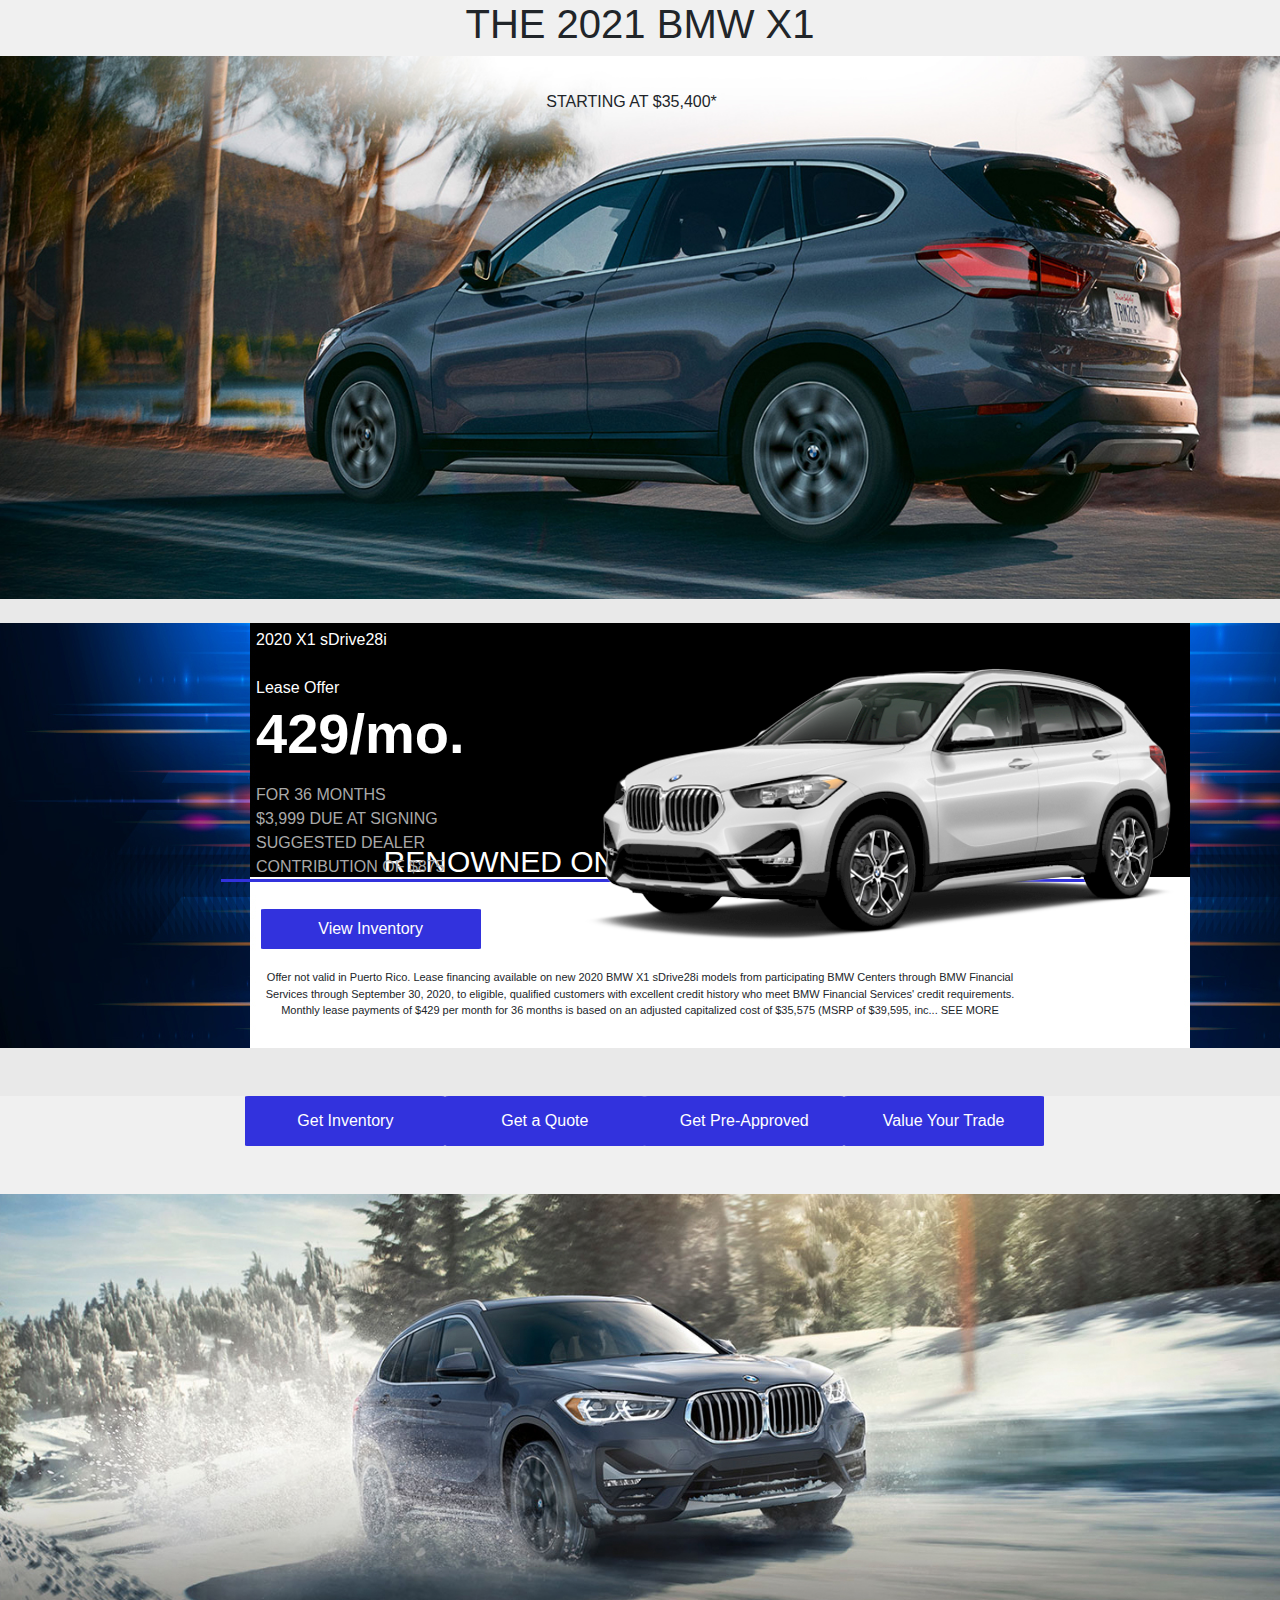
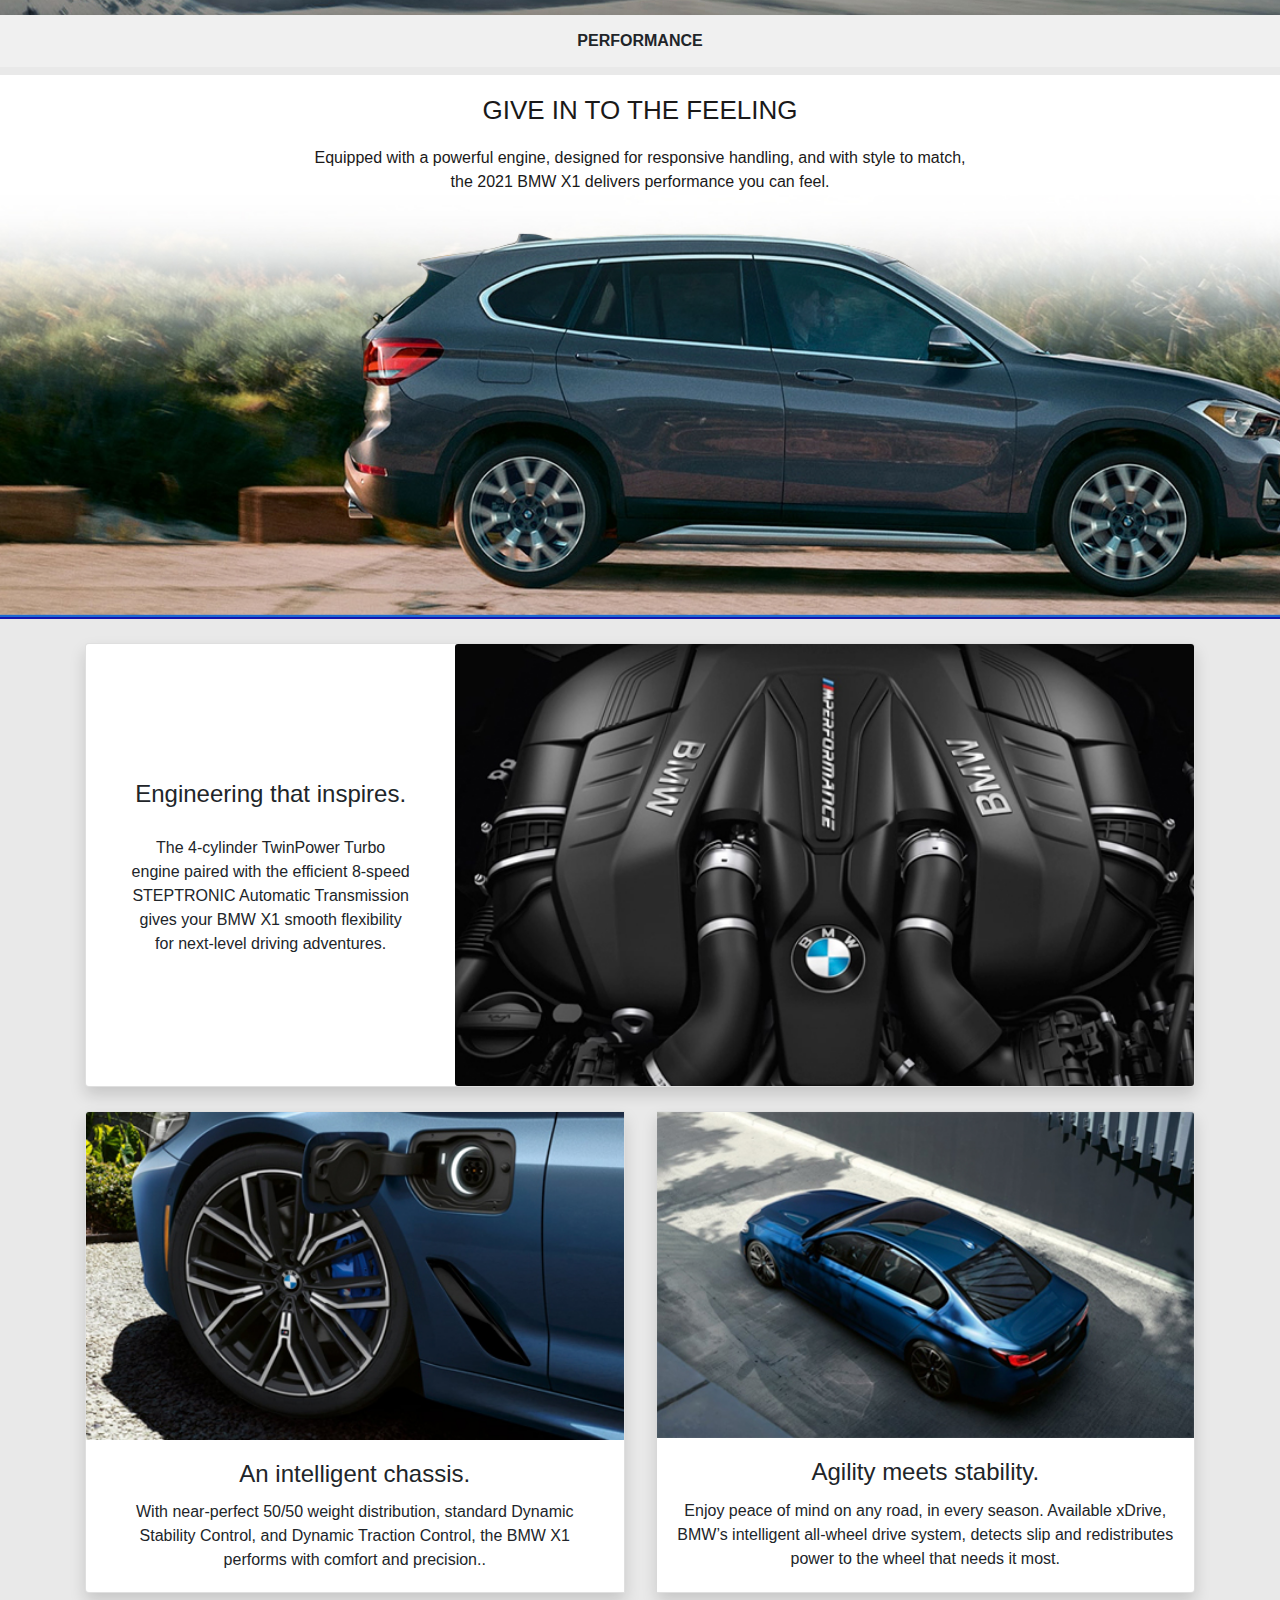
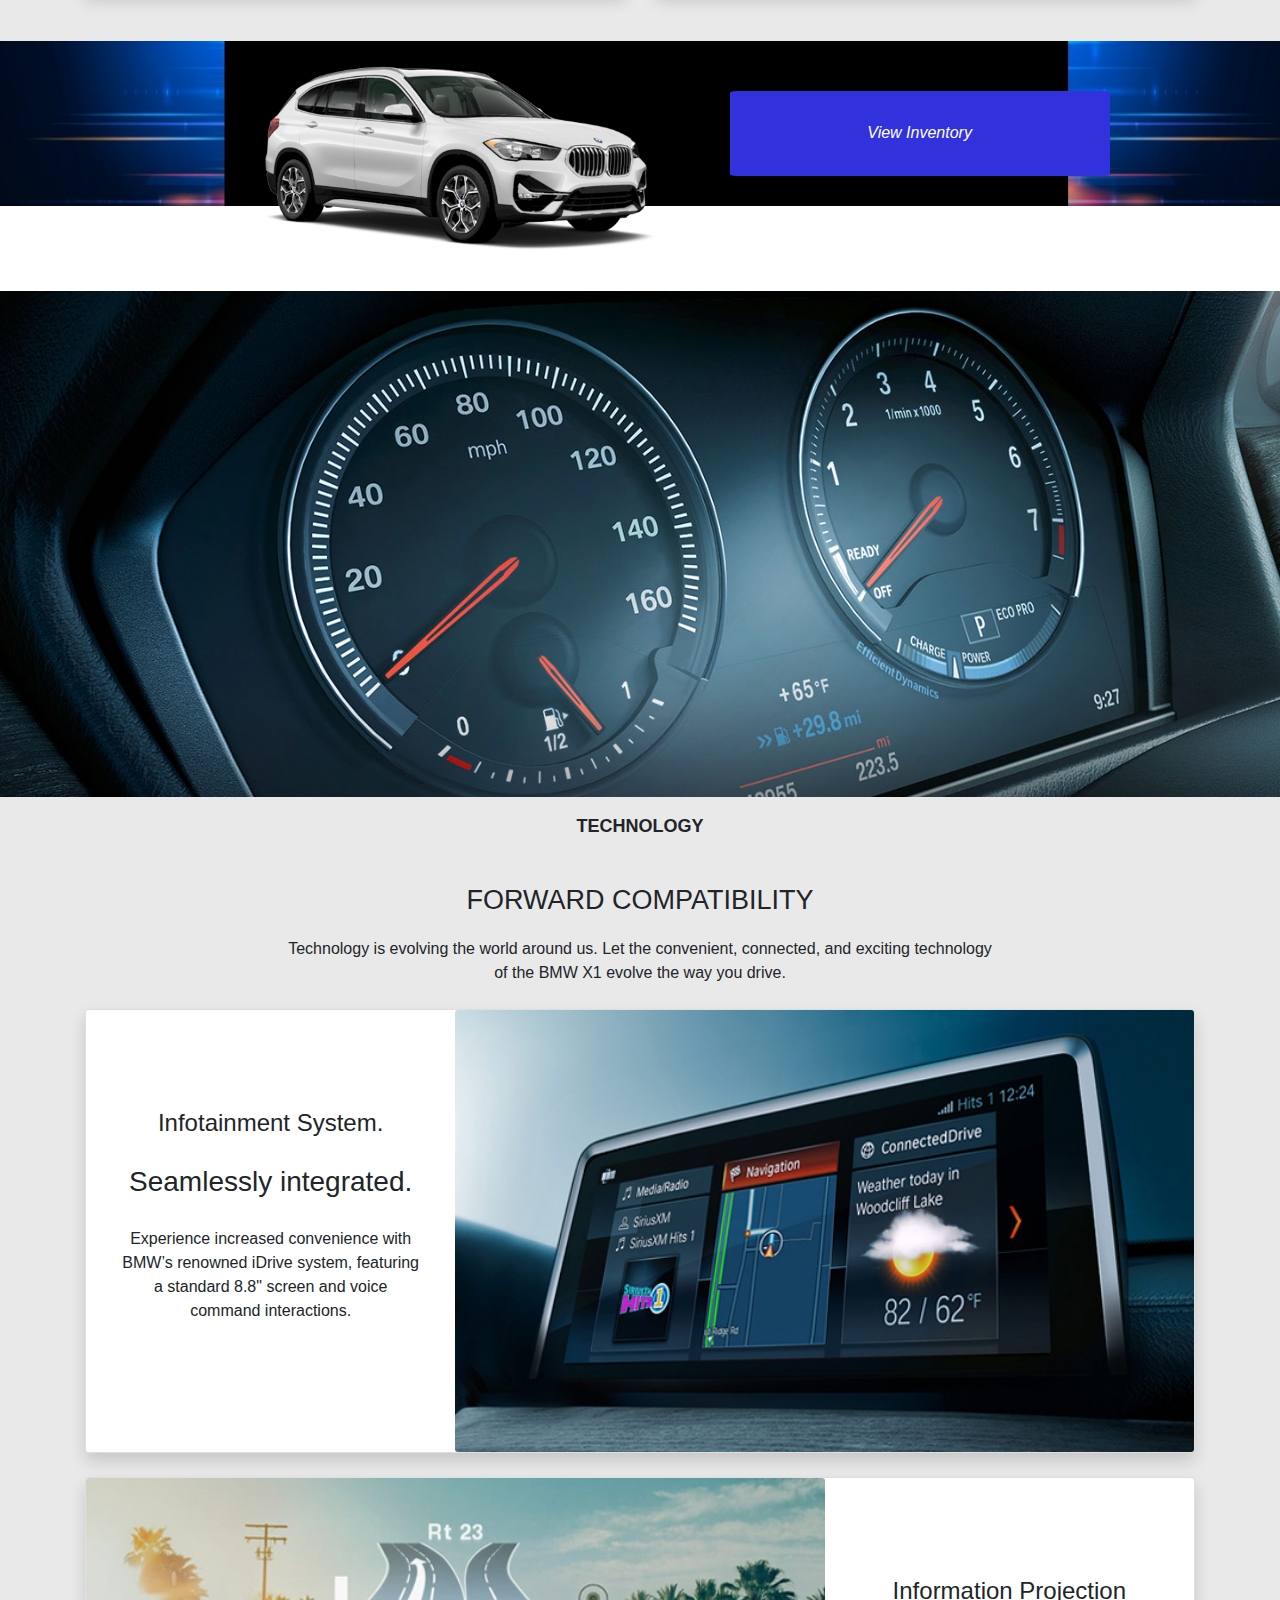
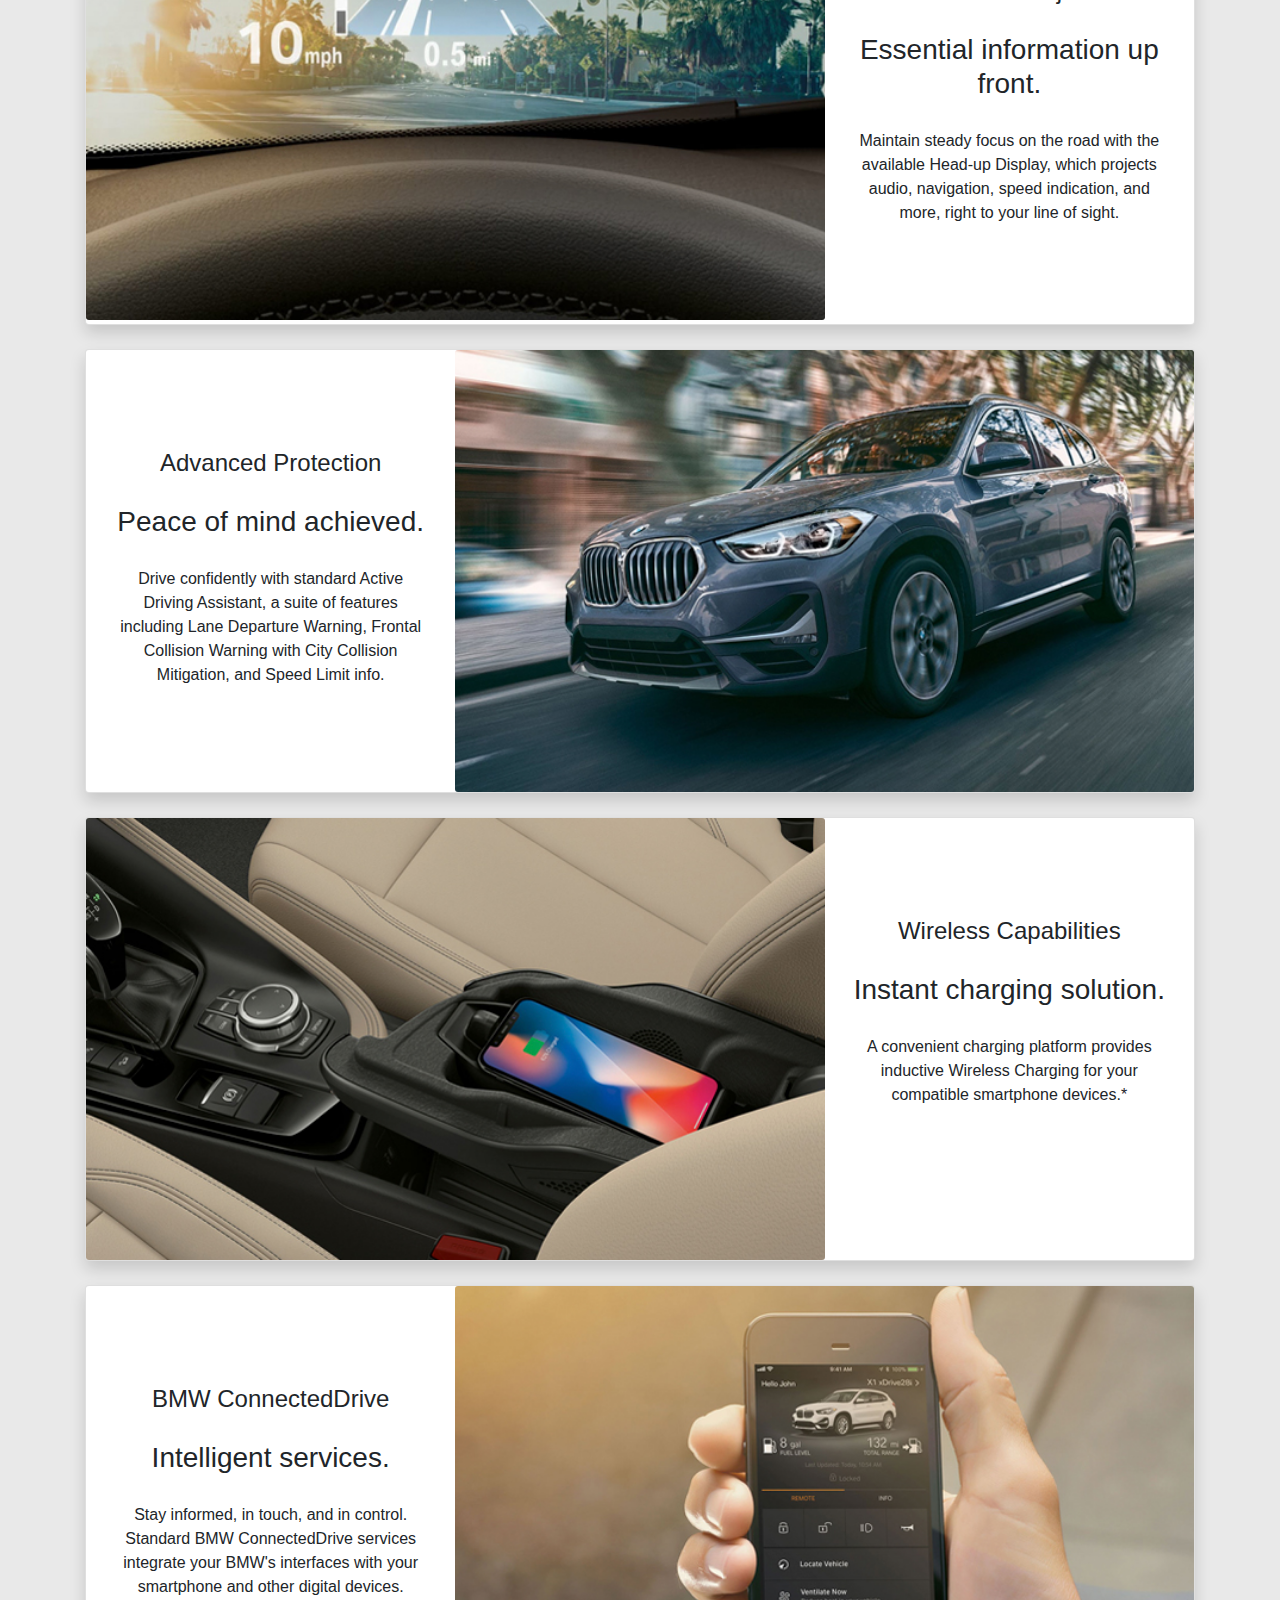
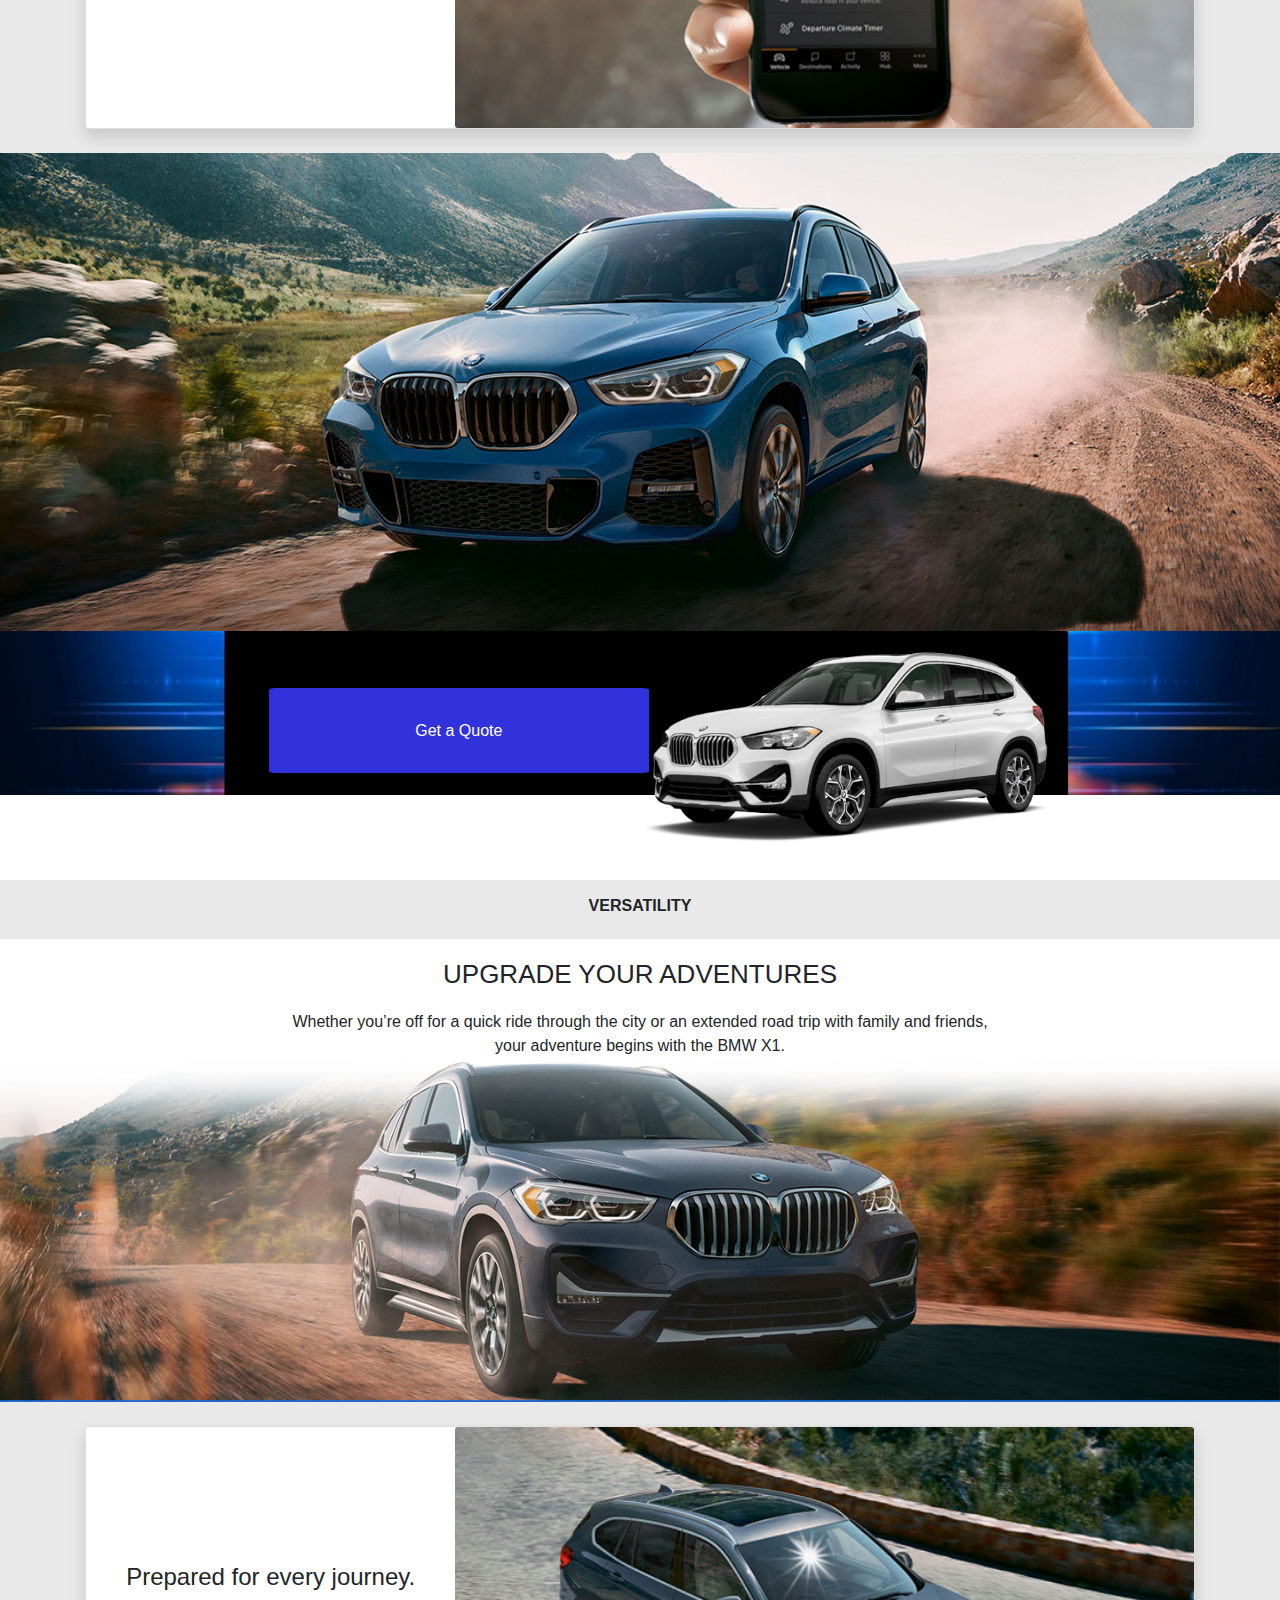
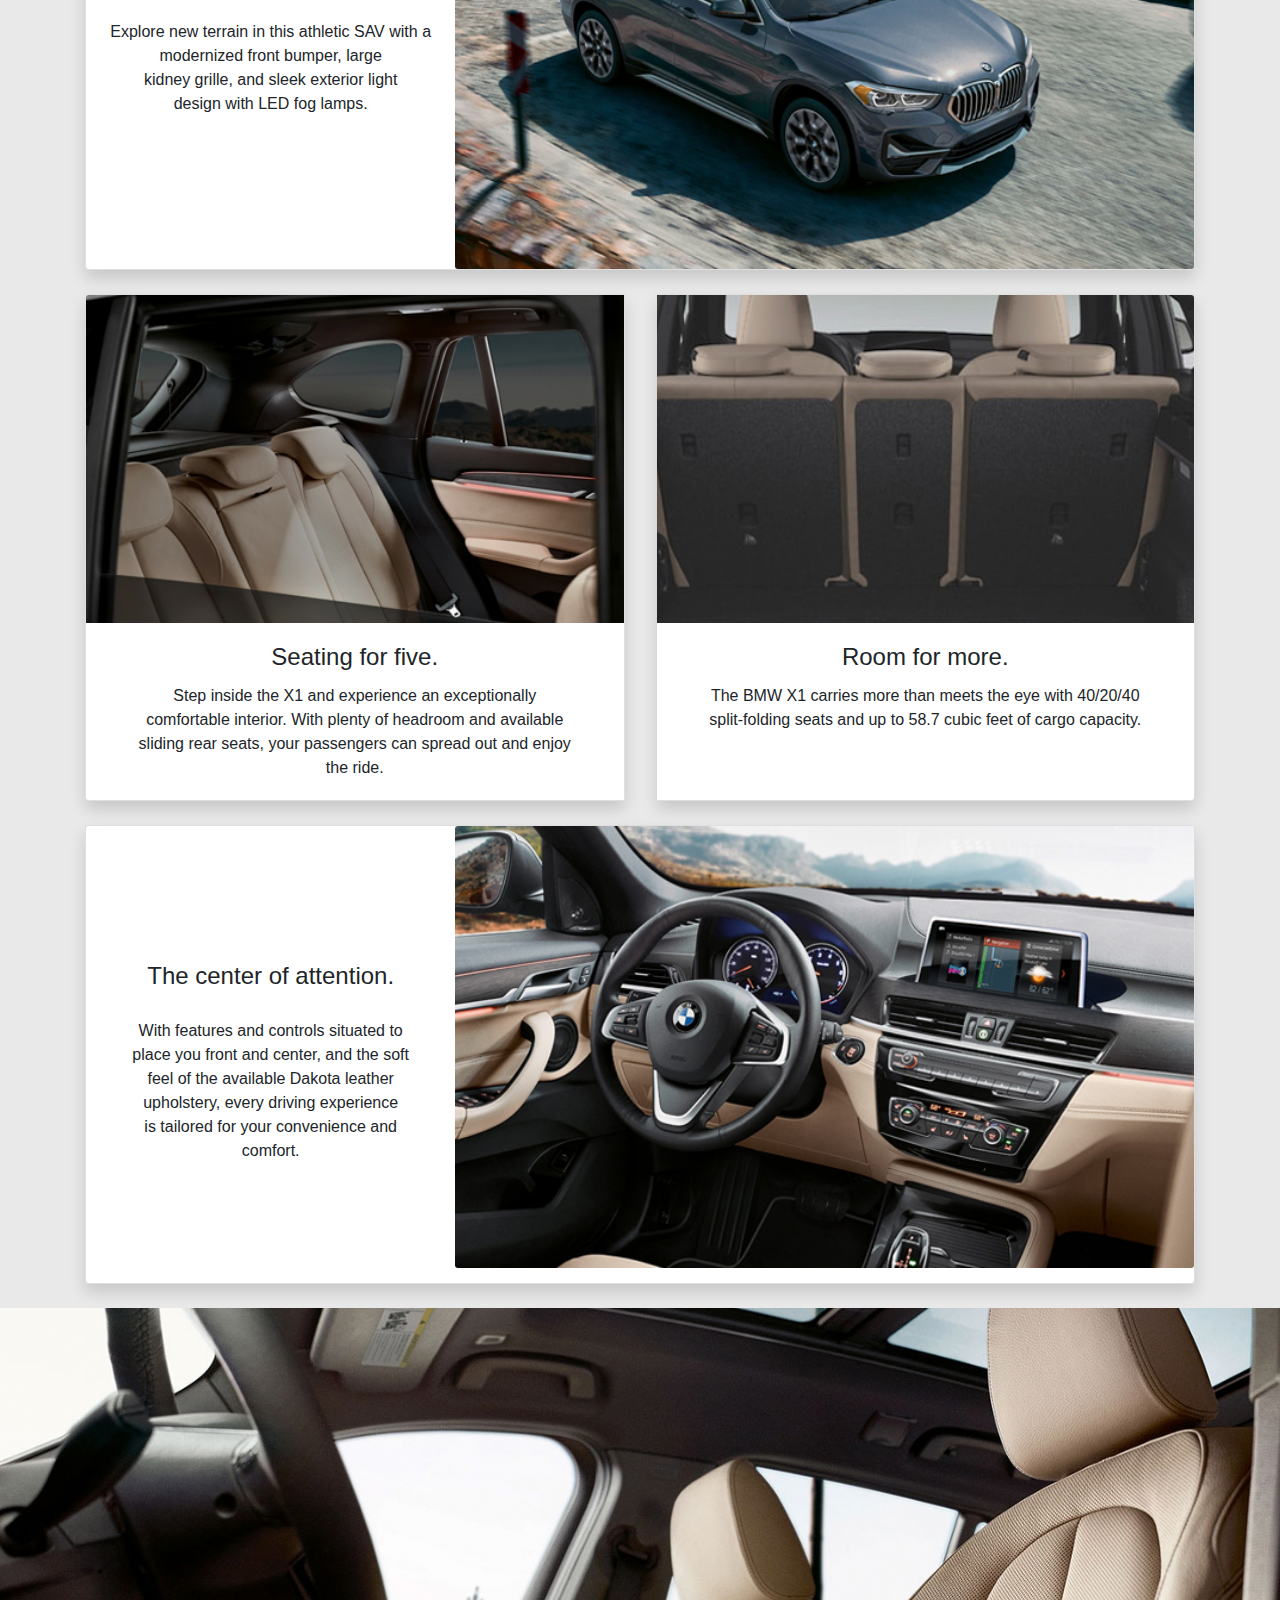
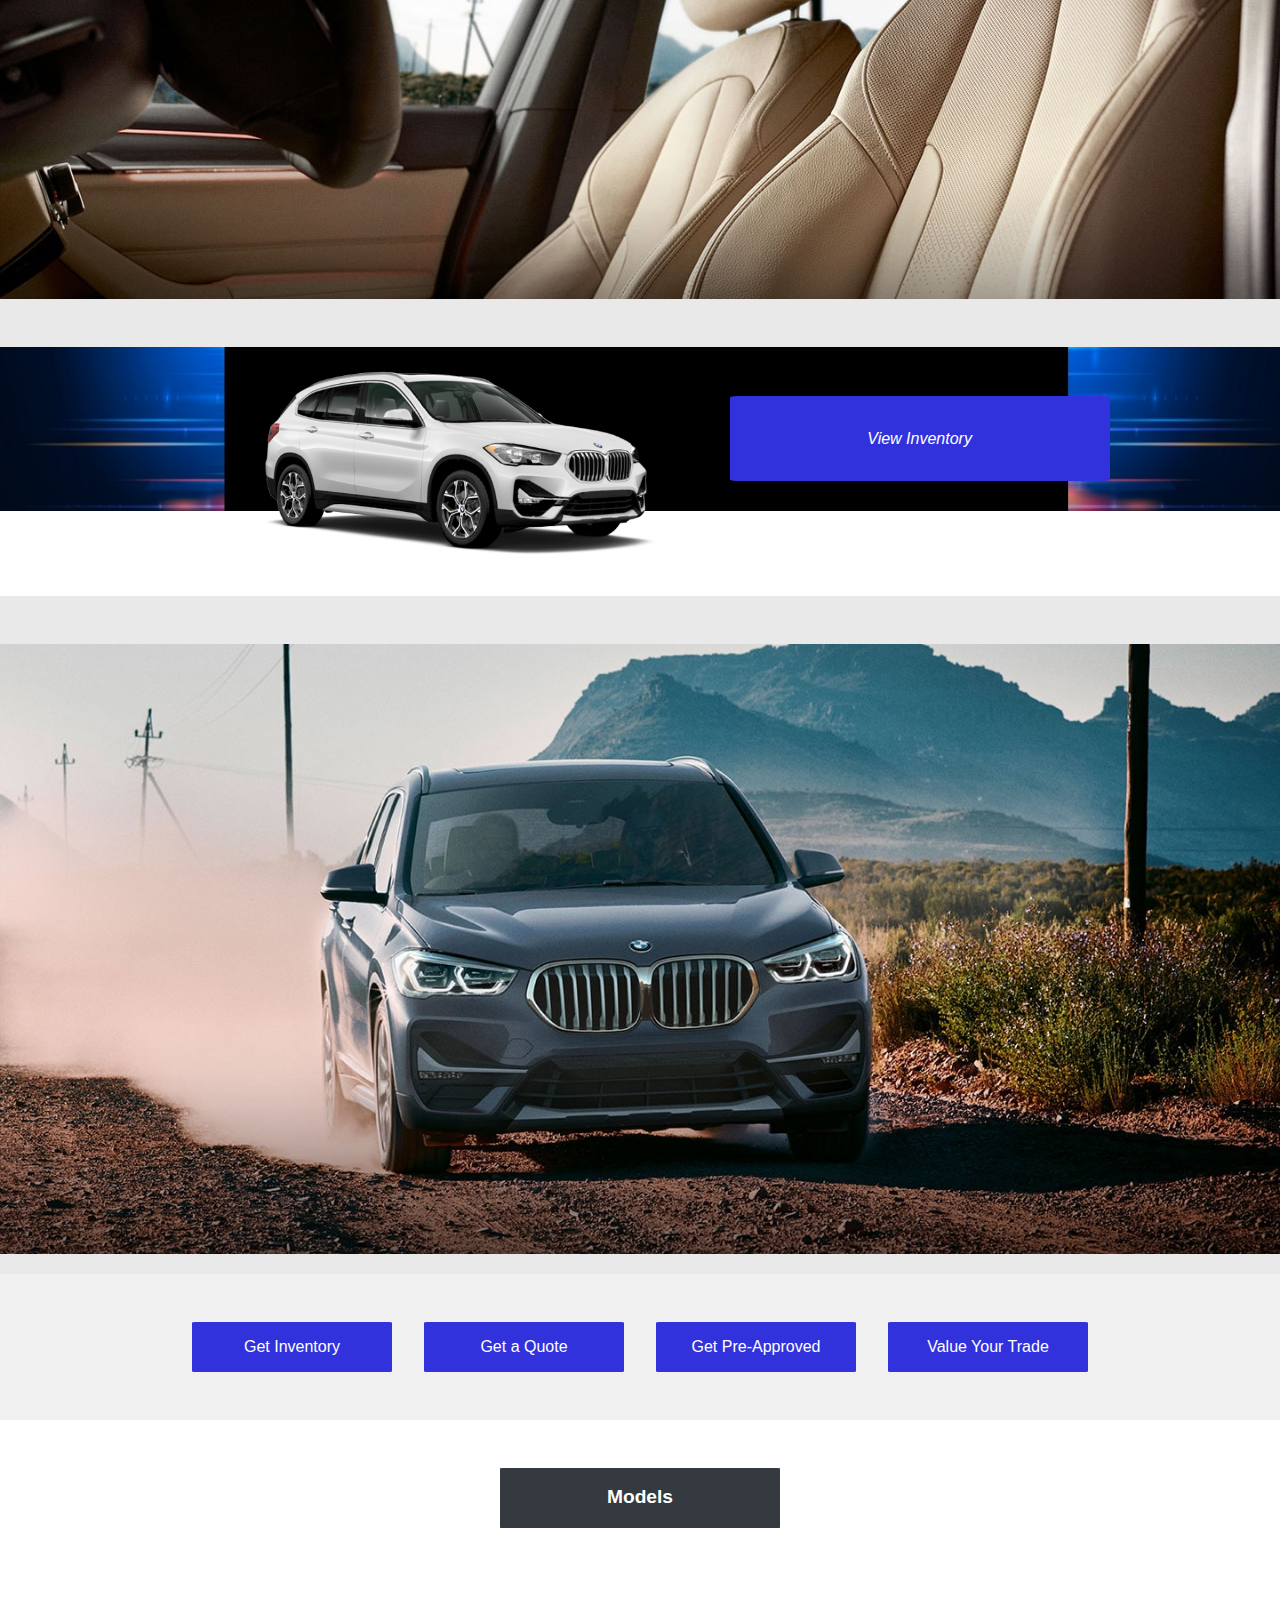
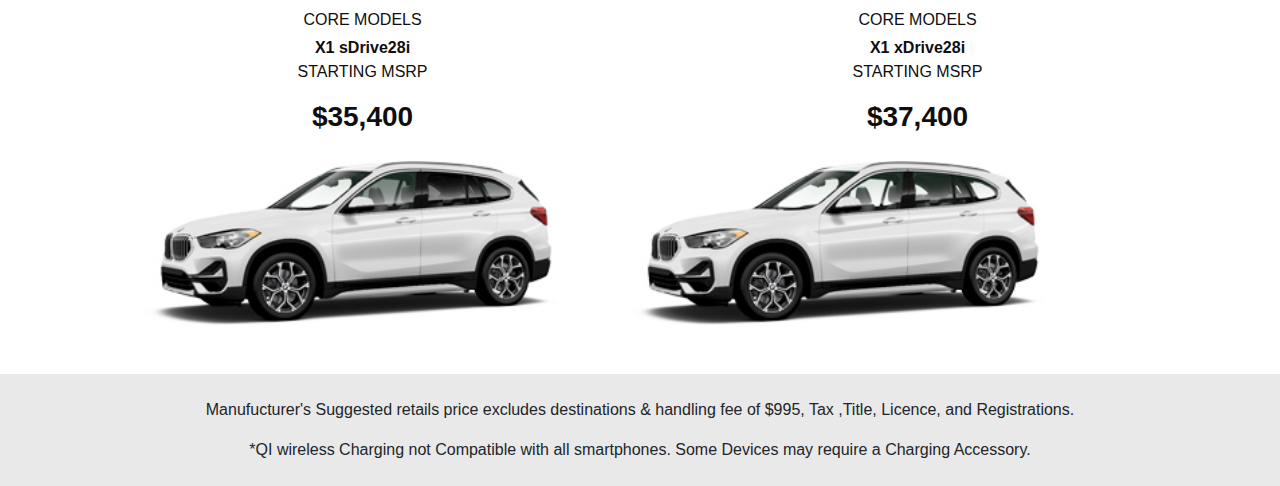
<file: completecode.html>
<!DOCTYPE html>
<html lang="en">

<head>
    <meta charset="UTF-8">
    <meta name="viewport" content="width=device-width, initial-scale=1.0">
    <title>Landing Page</title>
    <link rel="icon" href="/favicon.ico" type="image/x-icon" sizes="16x16">
    <link rel="stylesheet" href="https://cdn.jsdelivr.net/npm/bootstrap@4.5.3/dist/css/bootstrap.min.css">
    
<style>
            * {
            margin: 0;
            padding: 0;
        }
        body{
              background-color: rgba(229, 229, 229, 0.826);

        }

        .sec-1 {

            background-color: rgb(240, 240, 240);

        }

        .banner-text-1 {
            position: absolute;
            top: 10%;
            text-align: center !important;
            right: 44%;
            text-transform: uppercase;
        }

        .banner-text-2 {
            position: absolute;
            bottom: 0;
            text-align: center !important;
            right: 36%;
            text-transform: uppercase;
            color: white;
            font-size: 30px;

        }

        .offer-bg {
            background-image: url('asserts/img/Offer-bck.jpg');
            background-repeat: no-repeat;
            background-size: cover;
            height: 425px;
        }

        .offer-bg-btn {

            margin-left: 18%;

        }

        .btn-cus {
            width: 200px;
            background-color: rgb(50, 50, 221) !important;
            border: 1px solid rgb(50, 50, 221) !important;
            border-radius: 2%;
            height: 50px;
        }

        .btn-div {
            max-width: 19% !important;
        }

        .offer-car {
            position: absolute;
            left: 20%;
            margin-top: 5px;
        }

        .offer-car>p {
            color: white;
        }

        .offer-car>.def {
            color: darkgrey;

        }

        .hr-11 {
            width: 423%;
            position: absolute;
            z-index: 98766;
            top: 85%;
            right: -306%;
            align-content: center;

        }

        .new5 {

            border: 3px solid rgb(50, 50, 221);
            border-top: 5px;


        }

        .btn-div-car {
            position: absolute;
            top: 105%;
            right: 80%;



        }

        .offer-car-des {
            position: absolute;
            left: 20%;
            font-size: 11px;
            width: 60%;
            text-align: center;
            text-justify: auto;
        }
        .sec-2{
            background-color: rgb(240, 240, 240);
        }
        .sec-3{
            background-color: rgb(240, 240, 240);
        }
        .sec-3-img{
            background-image: url('asserts/img/GIVE-IN-TO-THE-FEELING.jpg');
            background-repeat: no-repeat;
            background-size: cover;
            height: 425px;
            border-bottom: 2px solid rgb(21, 21, 173) ;
        }
        .sec-3-img-text{
            background-color: white;
            color: rgb(26, 25, 25);
        }


        .sec-6{
            height: 250px;
        }

        .sec-content-1{

            position: relative;
            text-align: center;

        }
        .sec-car-img-1{
    position: absolute;
    top: 71%;
    left: 36%;
    transform: translate(-50%, -50%);
    color: white;
    width: 103%;

        }
        .sec-car-img-2{
            position: absolute;
    top: 30%;
    left: 57%;
        }

        .sec-8-car-img-1{
            position: absolute;
            top: 35%;
            left: 21%;
        }
    .sec-8-car-img-2{
    position: absolute;
    top: 71%;
    left: 66%;
    transform: translate(-50%, -50%);
    color: white;
    width: 33%;


        }


        
        .footer-1{
            background-color: white;
            color: rgb(15, 14, 14);
            width: 100%;
            height: 700px;
            margin-top: 20px;
        }
        .footer-1-btn button{
            height:60px;
            width:280px;
            border-radius: 1%;
            text-transform: capitalize;
            font-size: larger;
            font-weight: 600;

        }
        .footer-1 .card{
            border: 0;
        }

        .footer-btn-bg{

             background-color: rgb(240, 240, 240);
          
        }
        .footer-1 img{
            width: 75%;
    position: absolute;
    top: 185px;
    right: 82px;

        }
        .footer-1 .img-2{
        position: absolute;
        top: 185px;
        right: 150px;

        }



        
</style>
</head>
<body>
<section class="sec-1">
    <div class="text-center">
        <h1>THE 2021 BMW X1<h1>
    </div>
    <div>
        <div class="banner-1">
            <p class="banner-text-1 white-text">
                Starting at $35,400*
            </p>
            <img src="asserts/img/banner.jpg" class="img-fluid w-100" alt="Banner">
            <p class="banner-text-2 white-text">
                RENOWNED ON EVERY ROAD
            </p>
        </div>
    </div>
</section>


<section class="offer-bg my-4">

        <div class="offer-car">
            <p class="mb-4">2020 X1 sDrive28i</p>
            <p class="mb-0">Lease Offer</p>
            <p class="font-weight-bold display-4 pt-0">429/mo.</p>
            <p class="def">
                FOR 36 MONTHS<br>
                $3,999 DUE AT SIGNING<br>
                SUGGESTED DEALER<br>
                CONTRIBUTION OF $875
            </p>
            <center>
                <div class="py-2 hr-11">
                    <hr class="new5">
                </div>
            </center>
            <center>
                <div class="col-lg-3 btn-div-car">
                    <button class="btn btn-primary btn-cus" style="height: 40px; width:220px">View Inventory</button>
                </div>
            </center>

        </div>

        <div class="offer-car-img">
            <div class="col-md-12 col-lg-6 wow fadeInRight animated" data-wow-delay="0.3s" style="visibility: visible;
            animation-name: fadeInRight;
            animation-delay: 0.3s;
            z-index: 111111;
            left: 560px;
            top: 45px;">
            <img src="asserts/img/offer car.png" alt="" class="img-fluid">
            </div>
        </div>
        <br>
        <br>
        <br>
        <div class="offer-car-des">
            <p>Offer not valid in Puerto Rico. Lease financing available on new 2020 BMW X1 sDrive28i models from
                participating BMW
                Centers through BMW Financial Services through September 30, 2020, to eligible, qualified customers with
                excellent
                credit history who meet BMW Financial Services' credit requirements. Monthly lease payments of $429 per
                month for 36
                months is based on an adjusted capitalized cost of $35,575 (MSRP of $39,595, inc... SEE MORE</p>
        </div>

</section>
<section class="sec-2">
    <div class="offer-bg-btn my-5">
        <div class="container">
            <div class="row">
                <div class="col-lg-3 btn-div">
                    <button class="btn btn-primary btn-cus">Get Inventory</button>
                </div>
                <div class="col-lg-3 btn-div">
                    <button class="btn btn-primary btn-cus">Get a Quote</button>
                </div>
                <div class="col-lg-3 btn-div">
                    <button class="btn btn-primary btn-cus">Get Pre-Approved</button>
                </div>
                <div class="col-lg-3 btn-div">
                    <button class="btn btn-primary btn-cus">Value Your Trade</button>
                </div>
            </div>
        </div>
    </div>
    <img src="asserts/img/images1.jpg" alt="" class="img-fluid  w-100">
    <div class="h6 text-center py-3 font-weight-bold">PERFORMANCE
    </div>
</section>


<section class="sec-3">
    <div class="sec-3-img-text text-center pt-3">
        <p style="font-size: 26px;">
            GIVE IN TO THE FEELING
        </p>
        <p class="mb-0">
            Equipped with a powerful engine, designed for responsive handling, and with style to match,<br> the 2021 BMW X1 delivers
            performance you can feel.
        </p>
    </div>
    <div class="sec-3-img">
    </div>
</section>



<section class="sec-4">
    <div class="container">
        <div class="card shadow my-4" >
            <div class="row no-gutters">
                <div class="col-md-4">
                    <div class="card-body " style="margin: 100px 0;">
                    <h4 class="card-title text-center py-3">Engineering that inspires.</h4>
                    <p class="card-text text-center">The 4-cylinder TwinPower Turbo<br> engine paired with the efficient 8-speed<br> STEPTRONIC
                        Automatic Transmission<br>gives your BMW X1 smooth flexibility<br> for next-level driving adventures.</p>
                    </div>
                </div>
                <div class="col-md-8">
                    <img src="asserts/img/Engineering-that-inspires.jpg" class="card-img" alt="Engineering-that-inspires">
                </div>
            </div>
        </div>

        <div class="card-group">
            <div class="card shadow mr-3">
                <img src="asserts/img/An intelligent chassis.jpg" class="card-img-top" alt="Agility meets stability.jpg">
                <div class="card-body">
                    <h4 class="card-title text-center">An intelligent chassis.</h4>
                    <p class="card-text text-center">With near-perfect 50/50 weight distribution, standard Dynamic Stability Control, and Dynamic Traction Control, the BMW X1 performs with comfort and precision..</p>

                </div>
            </div>
            <div class="card shadow ml-3">
                <img src="asserts/img/Agility meets stability.jpg" class="card-img-top" alt="An intelligent chassis.jpg">
                <div class="card-body">
                    <h4 class="card-title text-center">Agility meets stability.</h4>
                    <p class="card-text text-center">Enjoy peace of mind on any road, in every season. Available xDrive, BMW’s intelligent all-wheel drive system, detects slip and redistributes power to the wheel that needs it most.</p>
                </div>
            </div>
        </div>
    </div>
</section>




<!--------------------Yesterday code Continues---------------->

<section class="sec-6 mt-5">

    <div class="sec-content-1 bg-white">
        <img src="asserts/img/offer-bg-22.jpg" class="img-fluid" width="100%" alt="opffer car">
        <div class="sec-car-img-1">
        <img src="asserts/img/offe-car-2.png" class="img-fluid" width="31%" alt="opffer car">
        </div>
        <div class="sec-car-img-2">
        <button class="btn btn-primary btn-cus" style="height: 85px; width:380px"><i class="fa-2x">
            View Inventory
        </i>
        </button>
        </div>
    </div>
    <div class="bg-white" style="height: 300px;">
    </div>
</section>

<section class="sec-7">
<img src="asserts/img/images2.jpg" class="img-fluid w-100" alt="opffer car">
        <div class="text-center pt-3">
            <p style="font-size: 18px; font-weight: bold;">
                TECHNOLOGY
            </p><br>
            <p style="font-size: 27px;">FORWARD COMPATIBILITY</p>
            <p class="mb-0">
                Technology is evolving the world around us. Let the convenient, connected, and exciting technology<br>of the BMW X1
                evolve
                the way you drive.
            </p>
        </div>

        <div class="container">

            <div class="card shadow my-4">
                <div class="row no-gutters">
                    <div class="col-md-4">
                        <div class="card-body " style="margin: 79px 0;">
                            <h4 class="card-title text-center">Infotainment System.</h4>
                            <h3 class="card-title text-center py-3">Seamlessly integrated.</h3>
                            <p class="card-text text-center">Experience increased convenience with<br> BMW’s renowned iDrive system, featuring<br> a standard 8.8" screen and voice<br> command
                            interactions.</p>
                        </div>
                    </div>
                    <div class="col-md-8">
                        <img src="asserts/img/Infotainment-System.jpg" class="card-img" alt="Engineering-that-inspires">
                    </div>
                </div>
            </div>


            <div class="card shadow my-4">
                <div class="row no-gutters">
                    <div class="col-md-8">
                        <img src="asserts/img/Information-Projection.jpg" class="card-img" alt="Engineering-that-inspires">
                    </div>
                    <div class="col-md-4">
                        <div class="card-body " style="margin: 79px 0;">
                            <h4 class="card-title text-center">Information Projection</h4>
                            <h3 class="card-title text-center py-3">Essential information up front.</h3>
                            <p class="card-text text-center">Maintain steady focus on the road with the<br> available Head-up Display, which projects audio, navigation, speed
                            indication, and<br> more, right to your line of sight.</p>
                        </div>

                    </div>
                </div>
            </div>




            <div class="card shadow my-4">
                <div class="row no-gutters">
                    <div class="col-md-4">
                        <div class="card-body " style="margin: 79px 0;">
                            <h4 class="card-title text-center">Advanced Protection</h4>
                            <h3 class="card-title text-center py-3">Peace of mind achieved.</h3>
                            <p class="card-text text-center">Drive confidently with standard Active<br> Driving Assistant, a suite of features<br> including Lane Departure Warning, Frontal
                            <br>Collision Warning with City Collision<br> Mitigation, and Speed Limit info.</p>
                        </div>
                    </div>
                    <div class="col-md-8">
                        <img src="asserts/img/Advanced-Protection.jpg" class="card-img" alt="Engineering-that-inspires">
                    </div>
                </div>
            </div>


            <div class="card shadow my-4">
                <div class="row no-gutters">
                    <div class="col-md-8">
                        <img src="asserts/img/Wireless-Capabilities.jpg" class="card-img" alt="Engineering-that-inspires">
                    </div>
                    <div class="col-md-4">
                        <div class="card-body " style="margin: 79px 0;">
                            <h4 class="card-title text-center">Wireless Capabilities</h4>
                            <h3 class="card-title text-center py-3">Instant charging solution.</h3>
                            <p class="card-text text-center">A convenient charging platform provides<br> inductive Wireless Charging for your <br>compatible smartphone devices.*</p>
                        </div>

                    </div>
                </div>
            </div>

            <div class="card shadow my-4">
                <div class="row no-gutters">
                    <div class="col-md-4">
                        <div class="card-body " style="margin: 79px 0;">
                            <h4 class="card-title text-center">BMW ConnectedDrive</h4>
                            <h3 class="card-title text-center py-3">Intelligent services.</h3>
                            <p class="card-text text-center">Stay informed, in touch, and in control.<br> Standard BMW ConnectedDrive services<br> integrate your BMW's interfaces with your<br>
                            smartphone and other digital devices.</p>
                        </div>
                    </div>
                    <div class="col-md-8">
                        <img src="asserts/img/BMW-ConnectedDrive.jpg" class="card-img" alt="Engineering-that-inspires">
                    </div>
                </div>
            </div>
        </div>
<img src="asserts/img/images3.jpg" class="img-fluid w-100" alt="opffer car">
</section>

<section class="sec-8 ">

    <div class="sec-content-1 bg-white">
        <img src="asserts/img/offer-bg-22.jpg" class="img-fluid" width="100%" alt="opffer car">
        <div class="sec-8-car-img-1">
        <button class="btn btn-primary btn-cus" style="height: 85px; width:380px">
            Get a Quote
        </button>
        </div>
        <img src="asserts/img/offer car.png" class="sec-8-car-img-2 img-fluid" width="31%" alt="opffer car">
    </div>
    <div class="bg-white" style="height: 85px;">
    </div>
</section>

<section class="sec-9">
    <div class="h6 text-center py-3 font-weight-bold">
        VERSATILITY
    </div>
    <div class="sec-9-img-text bg-white text-center pt-3">
        <p style="font-size: 26px;">
            UPGRADE YOUR ADVENTURES
        </p>
        <p class="mb-0">
        Whether you’re off for a quick ride through the city or an extended road trip with family and friends,<br>
        your adventure begins with the BMW X1.
        </p>
    </div>
    <img src="asserts/img/UPGRADE-YOUR-ADVENTURES.jpg" class="img-fluid" width="100%" alt="opffer car">
</section>


<section class="sec-10">
    <div class="container">
        <div class="card shadow my-4" >
            <div class="row no-gutters">
                <div class="col-md-4">
                    <div class="card-body " style="margin: 100px 0;">
                    <h4 class="card-title text-center py-3">Prepared for every journey.
                    </h4>
                    <p class="card-text text-center">Explore new terrain in this athletic SAV with a modernized front bumper, large<br> kidney grille, and sleek exterior light<br> design with LED fog lamps.</p>
                    </div>
                </div>
                <div class="col-md-8">
                    <img src="asserts/img/Prepared-for-every-journey.jpg" class="card-img" alt="Engineering-that-inspires">
                </div>
            </div>
        </div>

        <div class="card-group">
            <div class="card shadow mr-3">
                <img src="asserts/img/Seating for five.jpg" class="card-img-top" alt="Agility meets stability.jpg">
                <div class="card-body">
                    <h4 class="card-title text-center">Seating for five.</h4>
                    <p class="card-text text-center">Step inside the X1 and experience an exceptionally<br> comfortable interior. With plenty of headroom and available<br> sliding rear seats, your passengers can spread out and enjoy<br> the ride.</p>

                </div>
            </div>
            <div class="card shadow ml-3">
                <img src="asserts/img/Room for more_.jpg" class="card-img-top" alt="An intelligent chassis.jpg">
                <div class="card-body">
                    <h4 class="card-title text-center">Room for more.</h4>
                    <p class="card-text text-center">The BMW X1 carries more than meets the eye with 40/20/40<br> split-folding seats and up to 58.7 cubic feet of cargo
                    capacity.</p>
                </div>
            </div>
        </div>



        <div class="card shadow my-4" >
            <div class="row no-gutters">
                <div class="col-md-4">
                    <div class="card-body " style="margin: 100px 0;">
                    <h4 class="card-title text-center py-3">The center of attention.</h4>
                    <p class="card-text text-center">With features and controls situated to<br> place you front and center, and the soft<br> feel of the available Dakota leather<br> upholstery, every driving experience<br> is tailored for your convenience and<br> comfort.
</p>
                    </div>
                </div>
                <div class="col-md-8">
                    <img src="asserts/img/The-center-of-attention.jpg" class="card-img" alt="Engineering-that-inspires">
                </div>
            </div>
        </div>
    </div>

<img src="asserts/img/images4.jpg" class="img-fluid w-100" alt="Agility meets stability.jpg">
</section>


<section class="sec-11 mt-5">

    <div class="sec-content-1 bg-white">
        <img src="asserts/img/offer-bg-22.jpg" class="img-fluid" width="100%" alt="opffer car">
        <div class="sec-car-img-1">
            <img src="asserts/img/offe-car-2.png" class="img-fluid" width="31%" alt="opffer car">
        </div>
        <div class="sec-car-img-2">
            <button class="btn btn-primary btn-cus" style="height: 85px; width:380px"><i class="fa-2x">
                    View Inventory
                </i>
            </button>
        </div>
    </div>
    <div class="bg-white" style="height: 85px;">
    </div>
</section>





<section class="mt-5">
    <img class="img-fluid w-100" src="asserts/img/images5.jpg">

</section>







<footer class="footer">
<section class="footer-1">

    <div class="py-5 text-center footer-btn-bg">

        <div class="d-flex justify-content-center">
                    
                <div class="btn-div px-3">
                    <button class="btn btn-primary btn-cus">Get Inventory</button>
                </div>
                <div class="btn-div px-3">
                    <button class="btn btn-primary btn-cus">Get a Quote</button>
                </div>
                <div class="btn-div px-3">
                    <button class="btn btn-primary btn-cus">Get Pre-Approved</button>
                </div>
                <div class="btn-div px-3">
                    <button class="btn btn-primary btn-cus">Value Your Trade</button>
                </div>
            
        </div>


    </div>
    
    <div class="container">
        <center>
        <div class="footer-1-btn py-5">
            <button class="btn btn-dark">Models</button>
        </div>
        </center>
        <div class="card-group">
            <div class="card">
                <div class="card-body ">
                    <center>
                    <p class="card-title text-center">
                    <p class="mb-1">CORE MODELS</p>
                    <p class="font-weight-bold py-0 mb-0">X1 sDrive28i</p>
                    <p>STARTING MSRP</p>
                    <p class="font-weight-bold h3">$35,400</p>
                    </p>
                    </center>
                </div>
                <img src="asserts/img/X1 sDrive28i.jpg" class="card-img-top" alt="Agility meets stability.jpg">
            </div>
            <div class="card">
                <div class="card-body">
                    <p class="card-title text-center">
                        <center>
                       <p class="mb-1">CORE MODELS</p>
                       <p class="font-weight-bold py-0 mb-0">X1 xDrive28i</p>
                       <p>STARTING MSRP</p>
                       <p class="font-weight-bold h3">$37,400</p>
                       </center>
                    </p>
                </div>
                <img src="asserts/img/X1 xDrive28i.jpg" class="img-2 card-img-top" alt="Agility meets stability.jpg">
            </div>
        </div>

    </div>
</section>

<div class="container py-4 text-center">
    <p>Manufucturer's Suggested retails price excludes destinations & handling fee of 
    $995, Tax ,Title, Licence, and Registrations.<br></p>
    *QI wireless Charging not Compatible with all smartphones. Some Devices may require a Charging Accessory.
</div>
</footer>


<script src="https://code.jquery.com/jquery-3.5.1.slim.min.js"
    integrity="sha384-DfXdz2htPH0lsSSs5nCTpuj/zy4C+OGpamoFVy38MVBnE+IbbVYUew+OrCXaRkfj"
    crossorigin="anonymous"></script>
<script src="https://cdn.jsdelivr.net/npm/bootstrap@4.5.3/dist/js/bootstrap.bundle.min.js"
    integrity="sha384-ho+j7jyWK8fNQe+A12Hb8AhRq26LrZ/JpcUGGOn+Y7RsweNrtN/tE3MoK7ZeZDyx"
    crossorigin="anonymous"></script>

</body>
</html>
</file>
